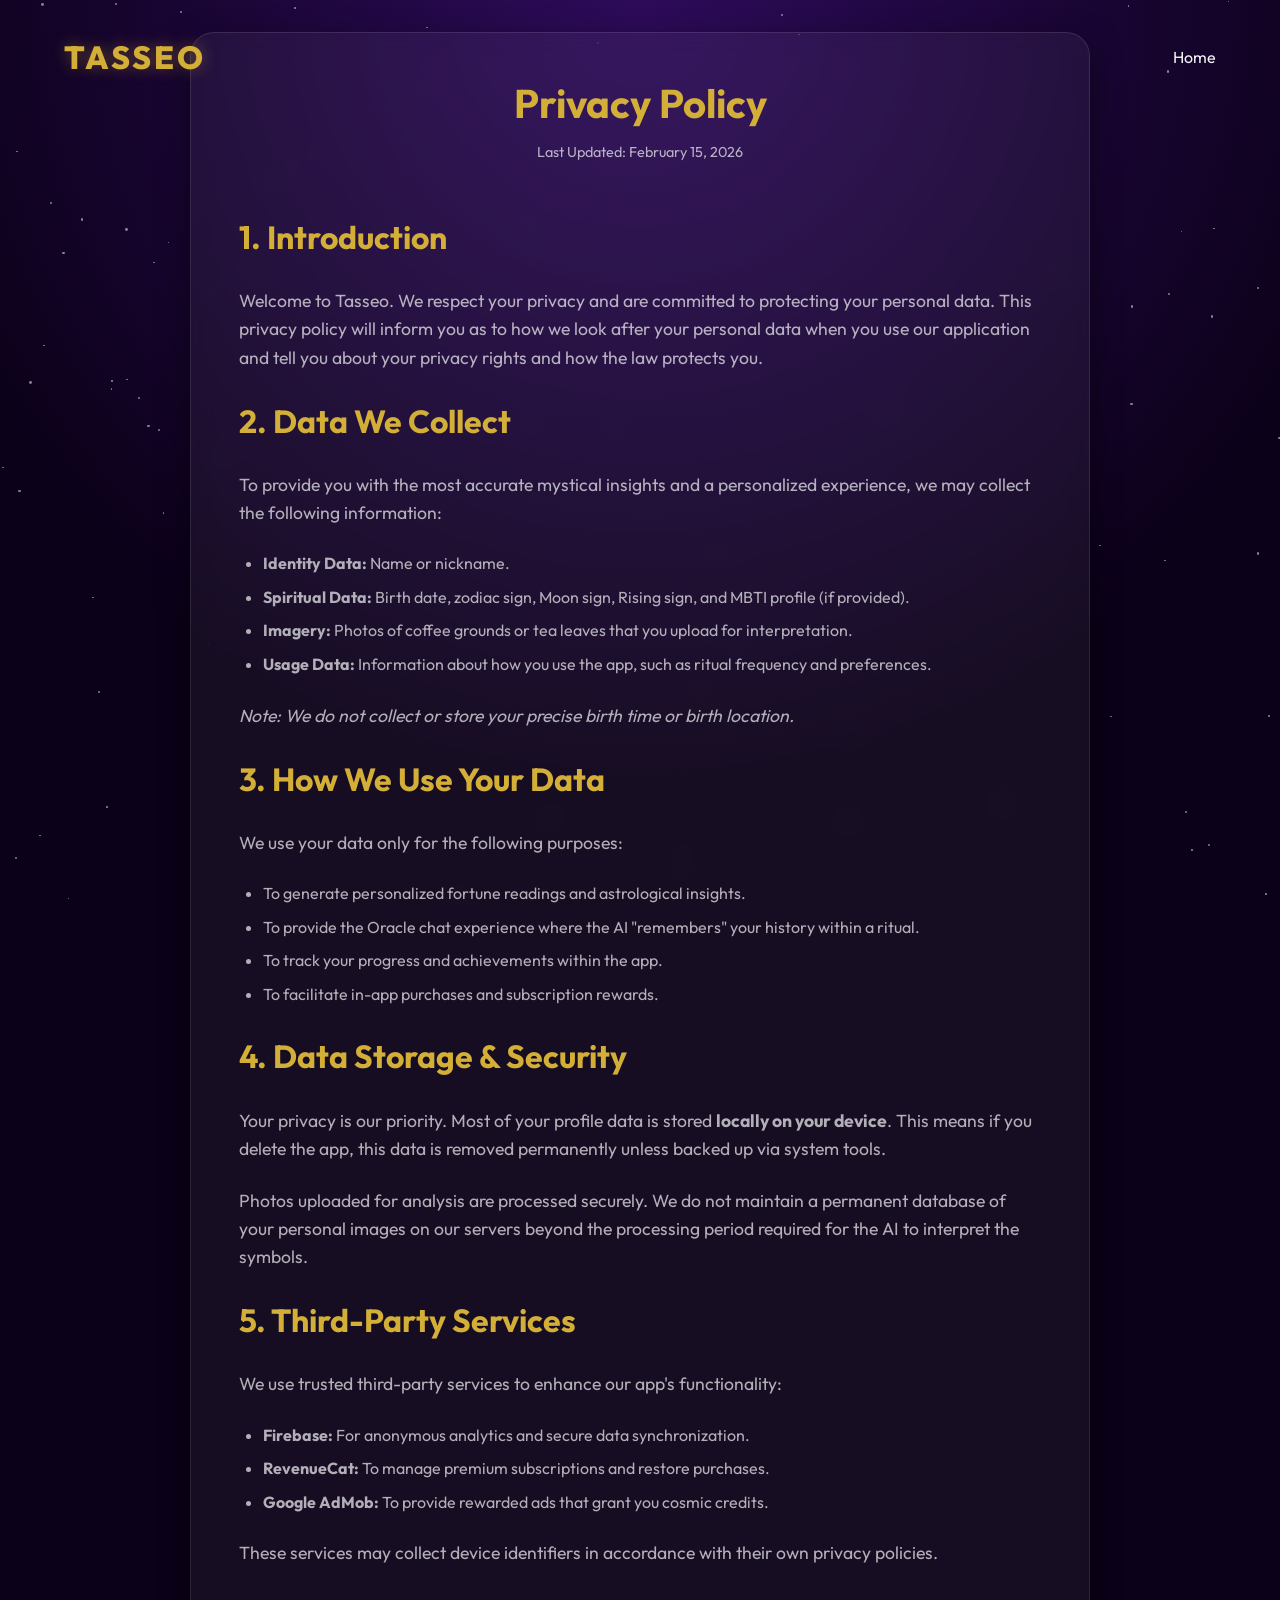
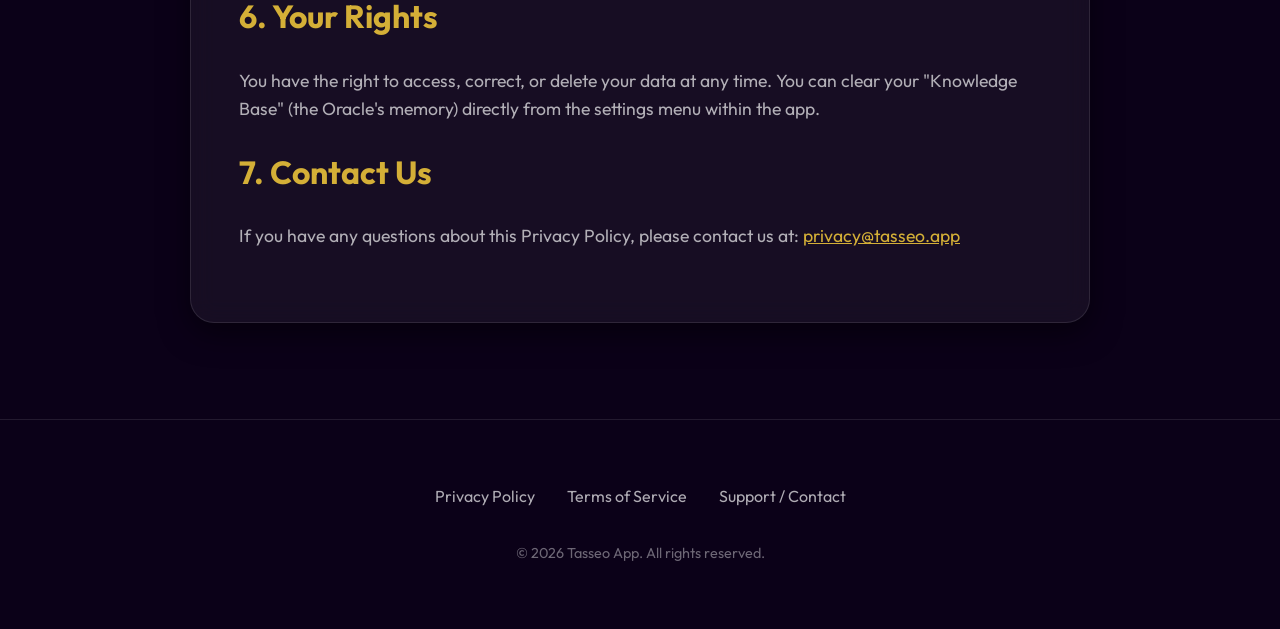
<file: privacy.html>
<!DOCTYPE html>
<html lang="en">
<head>
    <meta charset="UTF-8">
    <meta name="viewport" content="width=device-width, initial-scale=1.0">
    <title>Tasseo | Privacy Policy</title>
    <link rel="stylesheet" href="styles.css">
    <style>
        .last-updated {
            text-align: center;
            color: var(--text-secondary);
            font-size: 0.9rem;
            margin-bottom: 3rem;
        }
    </style>
</head>
<body>

    <div class="stars-container" id="stars"></div>

    <nav>
        <a href="index.html" class="logo">Tasseo</a>
        <div class="nav-links">
            <a href="index.html">Home</a>
        </div>
    </nav>

    <main class="container">
        <div class="glass-card content-card">
            <h1 style="font-size: 2.5rem; text-align: center; color: var(--celestial-gold); margin-bottom: 1rem;">Privacy Policy</h1>
            <p class="last-updated">Last Updated: February 15, 2026</p>

            <section>
                <h2>1. Introduction</h2>
                <p>Welcome to Tasseo. We respect your privacy and are committed to protecting your personal data. This privacy policy will inform you as to how we look after your personal data when you use our application and tell you about your privacy rights and how the law protects you.</p>
            </section>

            <section>
                <h2>2. Data We Collect</h2>
                <p>To provide you with the most accurate mystical insights and a personalized experience, we may collect the following information:</p>
                <ul>
                    <li><strong>Identity Data:</strong> Name or nickname.</li>
                    <li><strong>Spiritual Data:</strong> Birth date, zodiac sign, Moon sign, Rising sign, and MBTI profile (if provided).</li>
                    <li><strong>Imagery:</strong> Photos of coffee grounds or tea leaves that you upload for interpretation.</li>
                    <li><strong>Usage Data:</strong> Information about how you use the app, such as ritual frequency and preferences.</li>
                </ul>
                <p><em>Note: We do not collect or store your precise birth time or birth location.</em></p>
            </section>

            <section>
                <h2>3. How We Use Your Data</h2>
                <p>We use your data only for the following purposes:</p>
                <ul>
                    <li>To generate personalized fortune readings and astrological insights.</li>
                    <li>To provide the Oracle chat experience where the AI "remembers" your history within a ritual.</li>
                    <li>To track your progress and achievements within the app.</li>
                    <li>To facilitate in-app purchases and subscription rewards.</li>
                </ul>
            </section>

            <section>
                <h2>4. Data Storage & Security</h2>
                <p>Your privacy is our priority. Most of your profile data is stored <strong>locally on your device</strong>. This means if you delete the app, this data is removed permanently unless backed up via system tools.</p>
                <p>Photos uploaded for analysis are processed securely. We do not maintain a permanent database of your personal images on our servers beyond the processing period required for the AI to interpret the symbols.</p>
            </section>

            <section>
                <h2>5. Third-Party Services</h2>
                <p>We use trusted third-party services to enhance our app's functionality:</p>
                <ul>
                    <li><strong>Firebase:</strong> For anonymous analytics and secure data synchronization.</li>
                    <li><strong>RevenueCat:</strong> To manage premium subscriptions and restore purchases.</li>
                    <li><strong>Google AdMob:</strong> To provide rewarded ads that grant you cosmic credits.</li>
                </ul>
                <p>These services may collect device identifiers in accordance with their own privacy policies.</p>
            </section>

            <section>
                <h2>6. Your Rights</h2>
                <p>You have the right to access, correct, or delete your data at any time. You can clear your "Knowledge Base" (the Oracle's memory) directly from the settings menu within the app.</p>
            </section>

            <section>
                <h2>7. Contact Us</h2>
                <p>If you have any questions about this Privacy Policy, please contact us at: <a href="mailto:privacy@tasseo.app" style="color: var(--celestial-gold);">privacy@tasseo.app</a></p>
            </section>
        </div>
    </main>

    <footer>
        <div class="container footer-content">
            <div class="footer-links">
                <a href="privacy.html">Privacy Policy</a>
                <a href="terms.html">Terms of Service</a>
                <a href="support.html">Support / Contact</a>
            </div>
            <div class="copyright">
                &copy; 2026 Tasseo App. All rights reserved.
            </div>
        </div>
    </footer>

    <script>
        const container = document.getElementById('stars');
        const starCount = 150;
        for (let i = 0; i < starCount; i++) {
            const star = document.createElement('div');
            star.className = 'star';
            const x = Math.random() * 100;
            const y = Math.random() * 100;
            const size = Math.random() * 2 + 1;
            const duration = Math.random() * 3 + 2;
            const delay = Math.random() * 5;
            star.style.left = `${x}%`;
            star.style.top = `${y}%`;
            star.style.width = `${size}px`;
            star.style.height = `${size}px`;
            star.style.setProperty('--duration', `${duration}s`);
            star.style.animationDelay = `${delay}s`;
            container.appendChild(star);
        }
    </script>
</body>
</html>
</file>
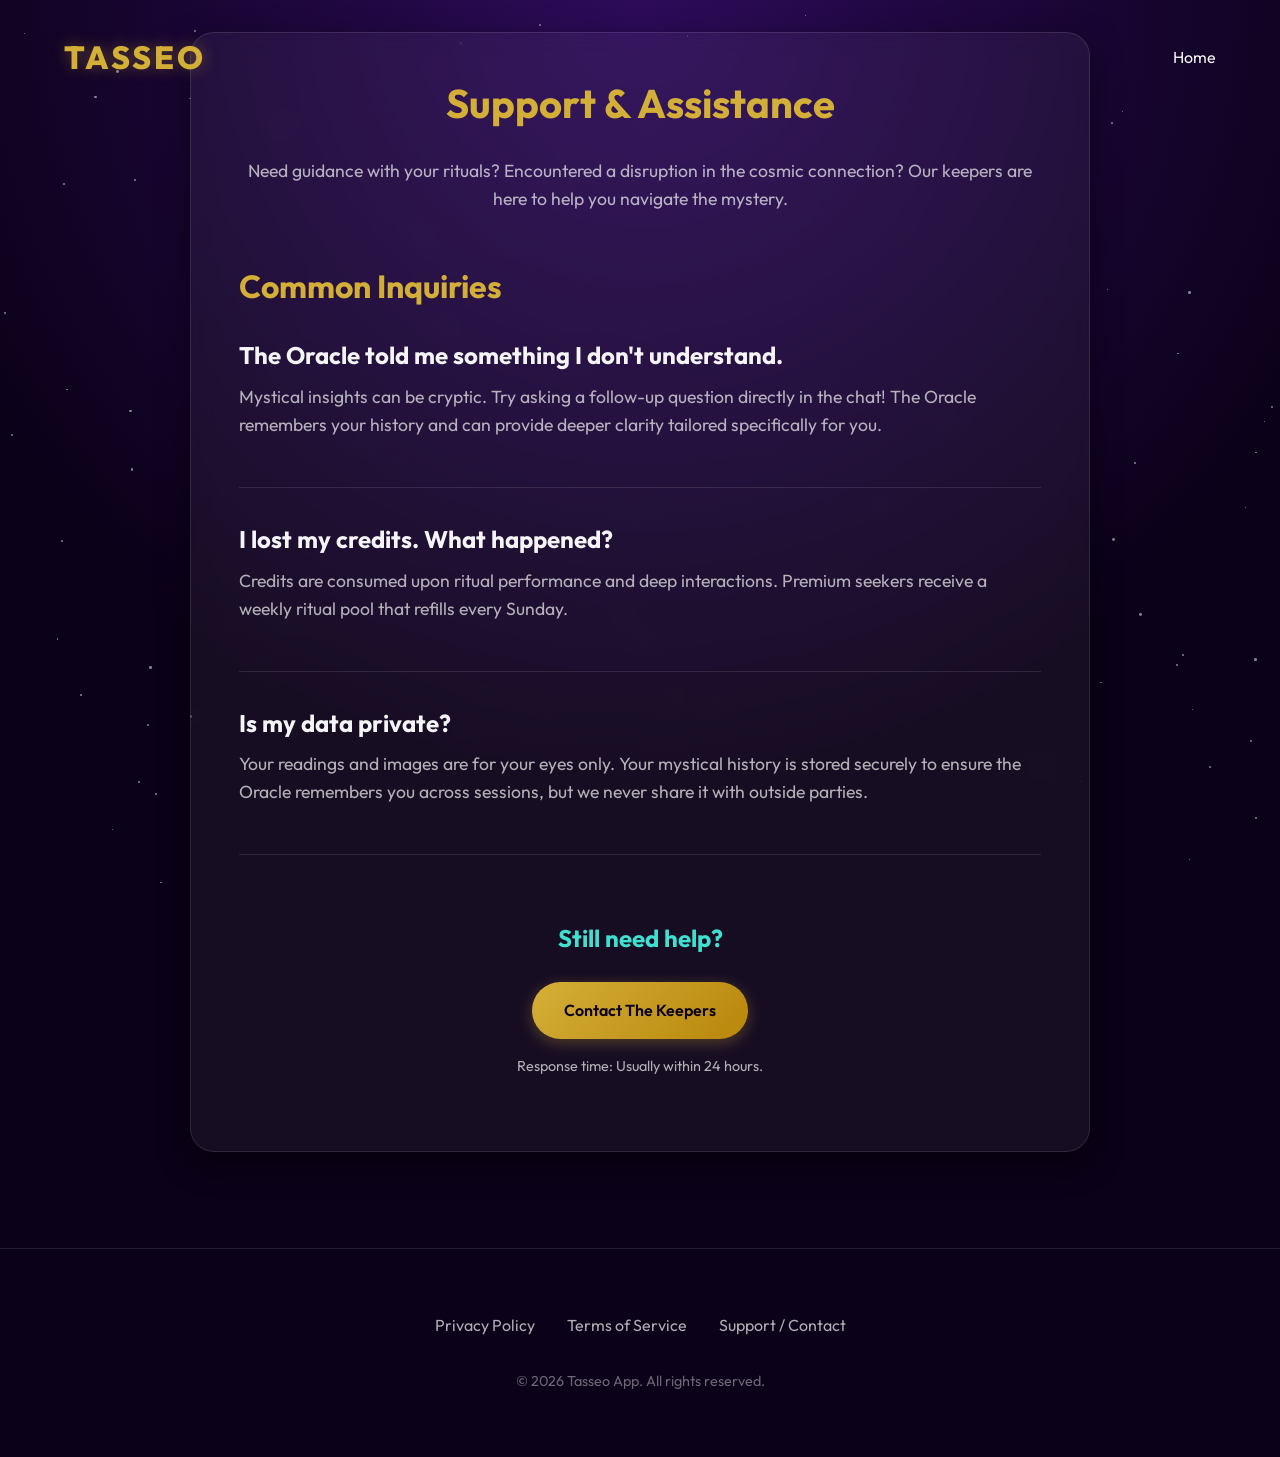
<file: support.html>
<!DOCTYPE html>
<html lang="en">
<head>
    <meta charset="UTF-8">
    <meta name="viewport" content="width=device-width, initial-scale=1.0">
    <title>Tasseo | Support & FAQ</title>
    <link rel="stylesheet" href="styles.css">
    <style>
        .faq-item {
            margin-bottom: 2rem;
            padding-bottom: 1.5rem;
            border-bottom: 1px solid var(--glass-border);
        }

        .faq-item h3 {
            margin-top: 0;
            margin-bottom: 0.5rem;
            color: var(--text-primary);
        }

        .contact-section {
            text-align: center;
            margin-top: 4rem;
        }
    </style>
</head>
<body>

    <div class="stars-container" id="stars"></div>

    <nav>
        <a href="index.html" class="logo">Tasseo</a>
        <div class="nav-links">
            <a href="index.html">Home</a>
        </div>
    </nav>

    <main class="container">
        <div class="glass-card content-card">
            <h1 style="font-size: 2.5rem; text-align: center; color: var(--celestial-gold); margin-bottom: 2rem;">Support & Assistance</h1>
            <p style="text-align: center; margin-bottom: 3rem;">Need guidance with your rituals? Encountered a disruption in the cosmic connection? Our keepers are here to help you navigate the mystery.</p>
            
            <section>
                <h2>Common Inquiries</h2>
                
                <div class="faq-item">
                    <h3>The Oracle told me something I don't understand.</h3>
                    <p>Mystical insights can be cryptic. Try asking a follow-up question directly in the chat! The Oracle remembers your history and can provide deeper clarity tailored specifically for you.</p>
                </div>

                <div class="faq-item">
                    <h3>I lost my credits. What happened?</h3>
                    <p>Credits are consumed upon ritual performance and deep interactions. Premium seekers receive a weekly ritual pool that refills every Sunday.</p>
                </div>

                <div class="faq-item">
                    <h3>Is my data private?</h3>
                    <p>Your readings and images are for your eyes only. Your mystical history is stored securely to ensure the Oracle remembers you across sessions, but we never share it with outside parties.</p>
                </div>
            </section>

            <div class="contact-section">
                <h3 style="margin-bottom: 1.5rem;">Still need help?</h3>
                <a href="mailto:support@tasseo.app" class="btn btn-primary">Contact The Keepers</a>
                <p style="margin-top: 1rem; font-size: 0.9rem;">Response time: Usually within 24 hours.</p>
            </div>
        </div>
    </main>

    <footer>
        <div class="container footer-content">
            <div class="footer-links">
                <a href="privacy.html">Privacy Policy</a>
                <a href="terms.html">Terms of Service</a>
                <a href="support.html">Support / Contact</a>
            </div>
            <div class="copyright">
                &copy; 2026 Tasseo App. All rights reserved.
            </div>
        </div>
    </footer>

    <script>
        const container = document.getElementById('stars');
        const starCount = 150;
        for (let i = 0; i < starCount; i++) {
            const star = document.createElement('div');
            star.className = 'star';
            const x = Math.random() * 100;
            const y = Math.random() * 100;
            const size = Math.random() * 2 + 1;
            const duration = Math.random() * 3 + 2;
            const delay = Math.random() * 5;
            star.style.left = `${x}%`;
            star.style.top = `${y}%`;
            star.style.width = `${size}px`;
            star.style.height = `${size}px`;
            star.style.setProperty('--duration', `${duration}s`);
            star.style.animationDelay = `${delay}s`;
            container.appendChild(star);
        }
    </script>
</body>
</html>
</file>
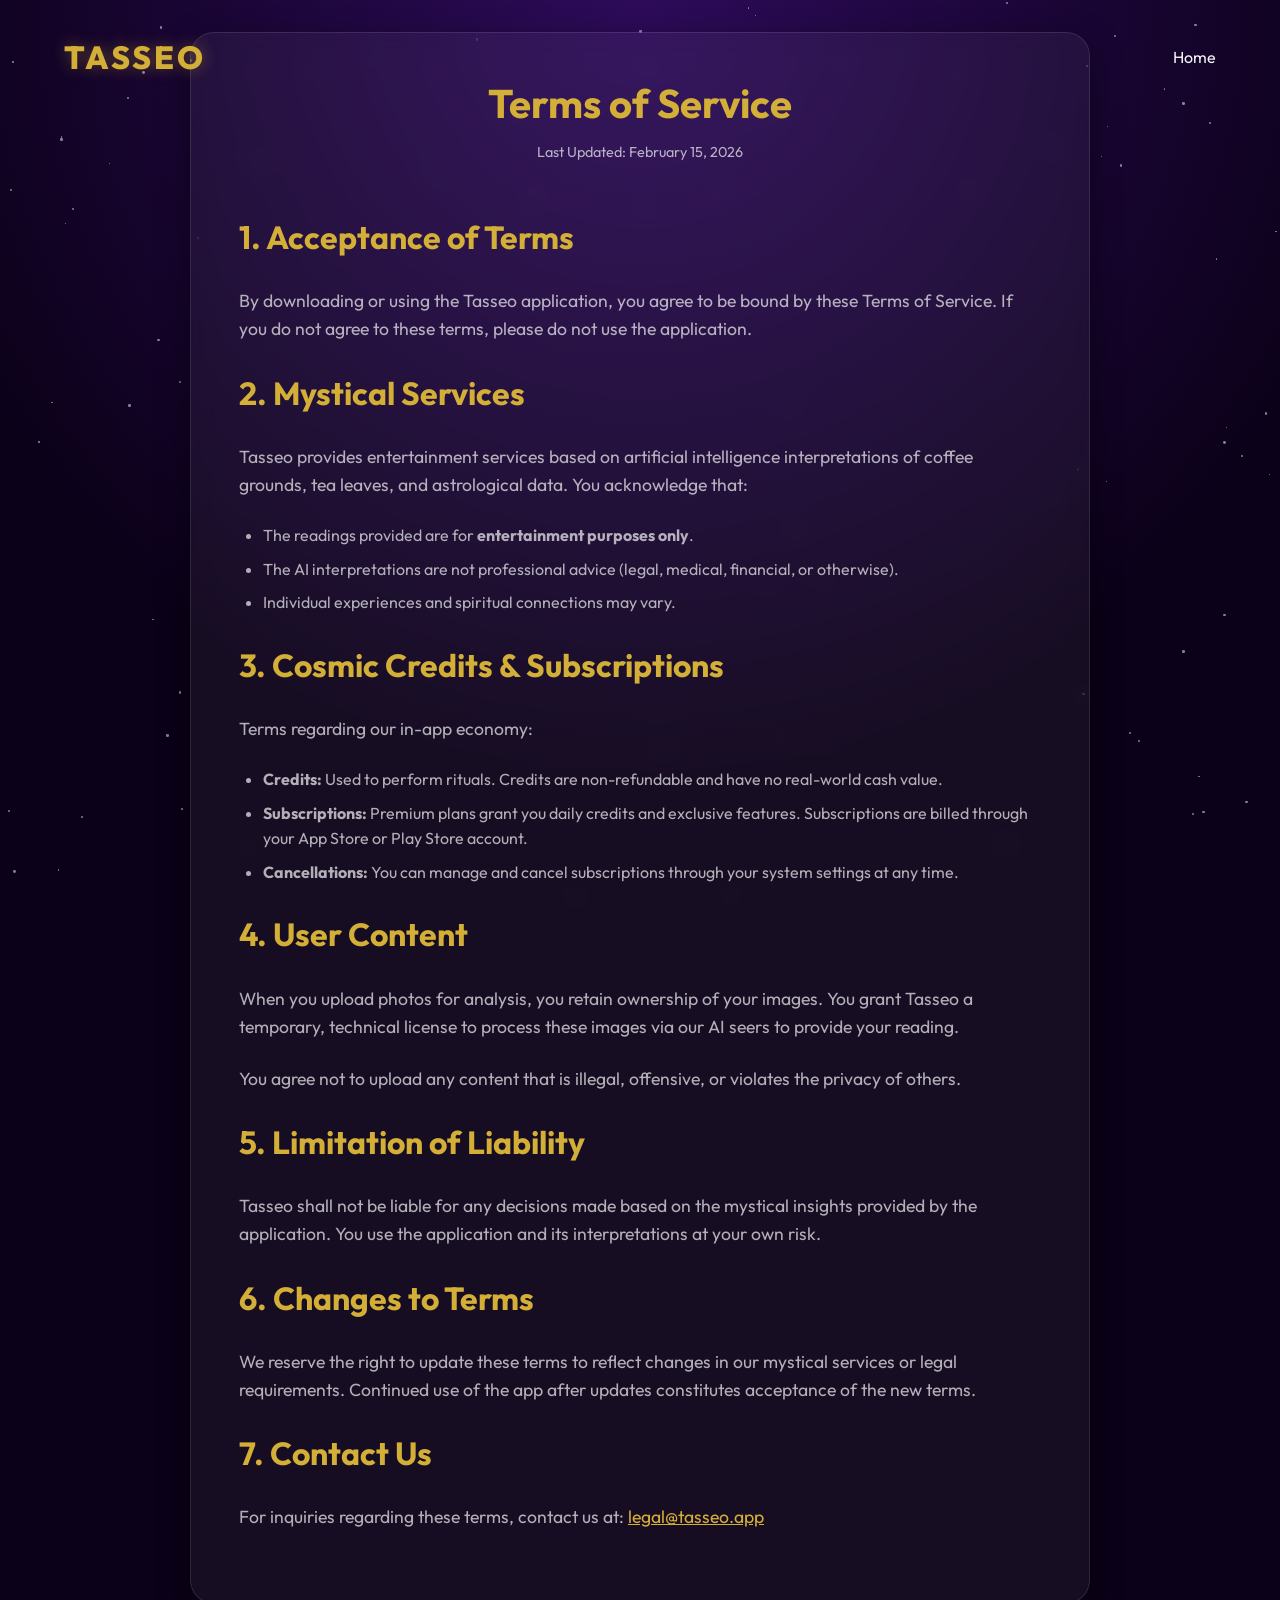
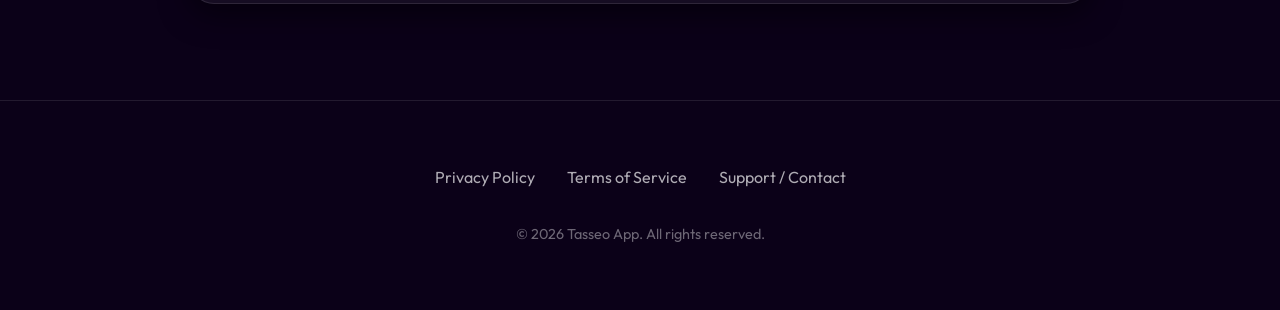
<file: terms.html>
<!DOCTYPE html>
<html lang="en">
<head>
    <meta charset="UTF-8">
    <meta name="viewport" content="width=device-width, initial-scale=1.0">
    <title>Tasseo | Terms of Service</title>
    <link rel="stylesheet" href="styles.css">
    <style>
        .last-updated {
            text-align: center;
            color: var(--text-secondary);
            font-size: 0.9rem;
            margin-bottom: 3rem;
        }
    </style>
</head>
<body>

    <div class="stars-container" id="stars"></div>

    <nav>
        <a href="index.html" class="logo">Tasseo</a>
        <div class="nav-links">
            <a href="index.html">Home</a>
        </div>
    </nav>

    <main class="container">
        <div class="glass-card content-card">
            <h1 style="font-size: 2.5rem; text-align: center; color: var(--celestial-gold); margin-bottom: 1rem;">Terms of Service</h1>
            <p class="last-updated">Last Updated: February 15, 2026</p>

            <section>
                <h2>1. Acceptance of Terms</h2>
                <p>By downloading or using the Tasseo application, you agree to be bound by these Terms of Service. If you do not agree to these terms, please do not use the application.</p>
            </section>

            <section>
                <h2>2. Mystical Services</h2>
                <p>Tasseo provides entertainment services based on artificial intelligence interpretations of coffee grounds, tea leaves, and astrological data. You acknowledge that:</p>
                <ul>
                    <li>The readings provided are for <strong>entertainment purposes only</strong>.</li>
                    <li>The AI interpretations are not professional advice (legal, medical, financial, or otherwise).</li>
                    <li>Individual experiences and spiritual connections may vary.</li>
                </ul>
            </section>

            <section>
                <h2>3. Cosmic Credits & Subscriptions</h2>
                <p>Terms regarding our in-app economy:</p>
                <ul>
                    <li><strong>Credits:</strong> Used to perform rituals. Credits are non-refundable and have no real-world cash value.</li>
                    <li><strong>Subscriptions:</strong> Premium plans grant you daily credits and exclusive features. Subscriptions are billed through your App Store or Play Store account.</li>
                    <li><strong>Cancellations:</strong> You can manage and cancel subscriptions through your system settings at any time.</li>
                </ul>
            </section>

            <section>
                <h2>4. User Content</h2>
                <p>When you upload photos for analysis, you retain ownership of your images. You grant Tasseo a temporary, technical license to process these images via our AI seers to provide your reading.</p>
                <p>You agree not to upload any content that is illegal, offensive, or violates the privacy of others.</p>
            </section>

            <section>
                <h2>5. Limitation of Liability</h2>
                <p>Tasseo shall not be liable for any decisions made based on the mystical insights provided by the application. You use the application and its interpretations at your own risk.</p>
            </section>

            <section>
                <h2>6. Changes to Terms</h2>
                <p>We reserve the right to update these terms to reflect changes in our mystical services or legal requirements. Continued use of the app after updates constitutes acceptance of the new terms.</p>
            </section>

            <section>
                <h2>7. Contact Us</h2>
                <p>For inquiries regarding these terms, contact us at: <a href="mailto:legal@tasseo.app" style="color: var(--celestial-gold);">legal@tasseo.app</a></p>
            </section>
        </div>
    </main>

    <footer>
        <div class="container footer-content">
            <div class="footer-links">
                <a href="privacy.html">Privacy Policy</a>
                <a href="terms.html">Terms of Service</a>
                <a href="support.html">Support / Contact</a>
            </div>
            <div class="copyright">
                &copy; 2026 Tasseo App. All rights reserved.
            </div>
        </div>
    </footer>

    <script>
        const container = document.getElementById('stars');
        const starCount = 150;
        for (let i = 0; i < starCount; i++) {
            const star = document.createElement('div');
            star.className = 'star';
            const x = Math.random() * 100;
            const y = Math.random() * 100;
            const size = Math.random() * 2 + 1;
            const duration = Math.random() * 3 + 2;
            const delay = Math.random() * 5;
            star.style.left = `${x}%`;
            star.style.top = `${y}%`;
            star.style.width = `${size}px`;
            star.style.height = `${size}px`;
            star.style.setProperty('--duration', `${duration}s`);
            star.style.animationDelay = `${delay}s`;
            container.appendChild(star);
        }
    </script>
</body>
</html>
</file>
<file: styles.css>
/* Shared Styles for Tasseo Website */

@import url('https://fonts.googleapis.com/css2?family=Outfit:wght@300;400;600;800&display=swap');

:root {
    --mystic-purple: #2D0B5A;
    --deep-violet: #1A0533;
    --celestial-gold: #D4AF37;
    --ethereal-teal: #40E0D0;
    --void-black: #0B0118;
    --text-primary: #F5F5F7;
    --text-secondary: rgba(245, 245, 247, 0.7);
    --glass-bg: rgba(255, 255, 255, 0.05);
    --glass-border: rgba(255, 255, 255, 0.1);
}

* {
    margin: 0;
    padding: 0;
    box-sizing: border-box;
    font-family: 'Outfit', sans-serif;
}

body {
    background-color: var(--void-black);
    color: var(--text-primary);
    line-height: 1.6;
    overflow-x: hidden;
    display: flex;
    flex-direction: column;
    min-height: 100vh;
}

/* Background Animation */
.stars-container {
    position: fixed;
    top: 0;
    left: 0;
    width: 100vw;
    height: 100vh;
    z-index: -1;
    background: radial-gradient(circle at top, var(--mystic-purple) 0%, var(--void-black) 70%);
    overflow: hidden;
}

.star {
    position: absolute;
    background: white;
    border-radius: 50%;
    opacity: 0.5;
    animation: twinkle var(--duration, 3s) infinite ease-in-out;
}

@keyframes twinkle {
    0%, 100% { opacity: 0.2; transform: scale(1); }
    50% { opacity: 1; transform: scale(1.2); }
}

/* Navigation */
nav {
    display: flex;
    justify-content: space-between;
    align-items: center;
    padding: 2rem 5%;
    position: absolute;
    top: 0;
    left: 0;
    width: 100%;
    z-index: 10;
}

.logo {
    font-size: 2rem;
    font-weight: 800;
    letter-spacing: 3px;
    color: var(--celestial-gold);
    text-shadow: 0 0 15px rgba(212, 175, 55, 0.4);
    text-transform: uppercase;
    text-decoration: none;
}

.nav-links {
    display: flex;
    gap: 2rem;
}

.nav-links a {
    color: var(--text-primary);
    text-decoration: none;
    font-weight: 400;
    transition: color 0.3s;
}

.nav-links a:hover {
    color: var(--celestial-gold);
}

/* Layout */
main {
    flex: 1;
    padding-top: 6rem;
}

.container {
    max-width: 1200px;
    margin: 0 auto;
    padding: 0 2rem;
}

.glass-card {
    background: var(--glass-bg);
    backdrop-filter: blur(12px);
    -webkit-backdrop-filter: blur(12px);
    border: 1px solid var(--glass-border);
    border-radius: 24px;
    padding: 3rem;
    box-shadow: 0 10px 30px rgba(0, 0, 0, 0.5);
}

.content-card {
    max-width: 900px;
    margin: 2rem auto;
}

/* Typography elements */
h1 {
    font-size: 4rem;
    margin-bottom: 1rem;
    color: var(--text-primary);
    line-height: 1.1;
}

h1 span {
    background: linear-gradient(135deg, var(--celestial-gold), #FFF8DC);
    -webkit-background-clip: text;
    -webkit-text-fill-color: transparent;
}

h2 {
    font-size: 2rem;
    color: var(--celestial-gold);
    margin-bottom: 1.5rem;
}

h3 {
    font-size: 1.5rem;
    color: var(--ethereal-teal);
    margin: 2rem 0 1rem;
}

p {
    color: var(--text-secondary);
    font-size: 1.1rem;
    margin-bottom: 1.5rem;
}

ul {
    padding-left: 1.5rem;
    margin-bottom: 1.5rem;
}

li {
    color: var(--text-secondary);
    margin-bottom: 0.5rem;
}

/* Buttons */
.btn {
    display: inline-flex;
    align-items: center;
    justify-content: center;
    padding: 1rem 2rem;
    border-radius: 50px;
    font-weight: 600;
    text-decoration: none;
    transition: all 0.3s ease;
    gap: 0.5rem;
}

.btn-primary {
    background: linear-gradient(135deg, var(--celestial-gold), #B8860B);
    color: var(--void-black);
    box-shadow: 0 4px 15px rgba(212, 175, 55, 0.3);
}

.btn-primary:hover {
    transform: translateY(-2px);
    box-shadow: 0 8px 25px rgba(212, 175, 55, 0.5);
}

.btn-secondary {
    background: var(--glass-bg);
    border: 1px solid var(--glass-border);
    color: var(--text-primary);
    backdrop-filter: blur(10px);
}

.btn-secondary:hover {
    background: rgba(255, 255, 255, 0.1);
    transform: translateY(-2px);
}

/* Store Badge Styles */
.store-badges {
    display: flex;
    gap: 1rem;
    margin-top: 2rem;
}

.store-badge {
    height: 50px;
    transition: transform 0.3s;
}

.store-badge:hover {
    transform: scale(1.05);
}

/* Footer */
footer {
    padding: 4rem 2rem;
    text-align: center;
    border-top: 1px solid var(--glass-border);
    margin-top: 4rem;
}

.footer-content {
    display: flex;
    flex-direction: column;
    gap: 2rem;
    align-items: center;
}

.footer-links {
    display: flex;
    gap: 2rem;
    flex-wrap: wrap;
    justify-content: center;
}

footer a {
    color: var(--text-secondary);
    text-decoration: none;
    transition: color 0.3s;
}

footer a:hover {
    color: var(--celestial-gold);
}

.copyright {
    color: var(--text-secondary);
    opacity: 0.6;
    font-size: 0.9rem;
}

/* Responsiveness */
@media (max-width: 768px) {
    h1 { font-size: 2.5rem; }
    h1 span {
        background: linear-gradient(135deg, #FF71B5, #9B5DE5, #4CC9F0);
        -webkit-background-clip: text;
        -webkit-text-fill-color: transparent;
    }
    h2 { font-size: 1.8rem; }
    .store-badges { flex-direction: column; align-items: center; }
    nav { 
        padding: 1.5rem 5%; 
    }
    .logo {
        font-size: 1.5rem;
    }
    main {
        padding-top: 6rem;
    }
    .glass-card {
        padding: 2rem 1.5rem;
    }
}

/* Common Stars Script Injection Class */
.document-script-placeholder {}
</file>
